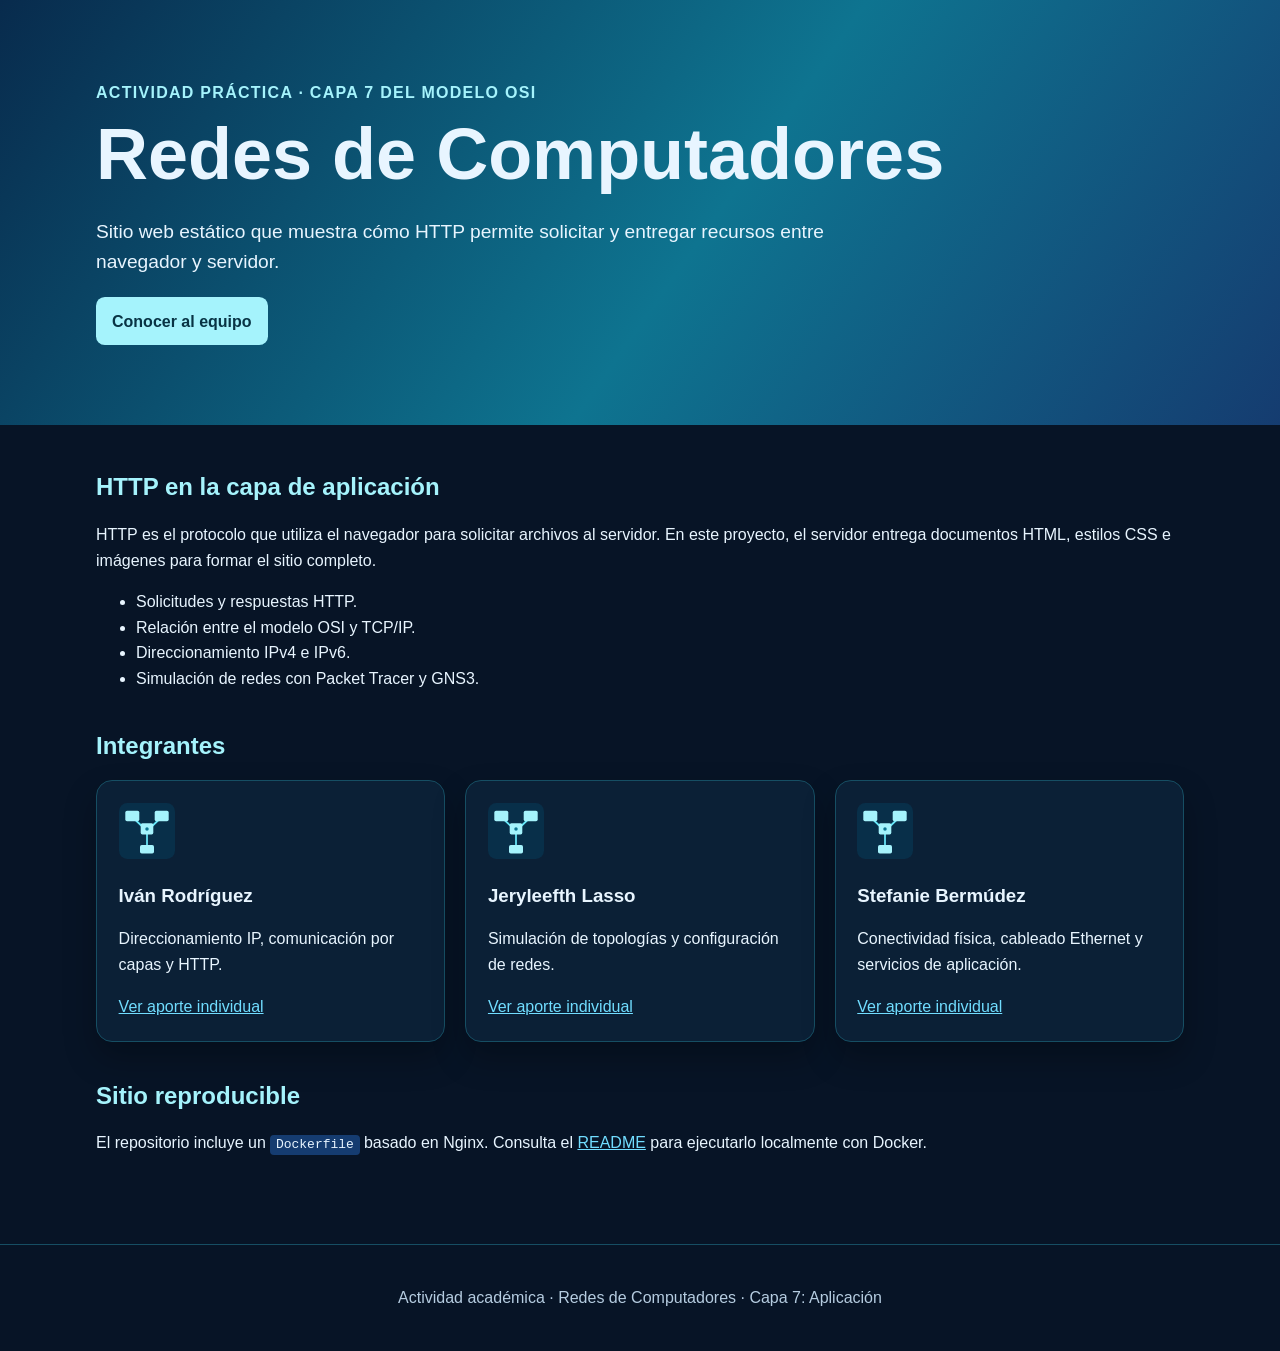
<file: index.html>
<!doctype html>
<html lang="es"><head><meta charset="UTF-8"><meta name="viewport" content="width=device-width, initial-scale=1"><meta name="description" content="Sitio académico sobre HTTP y la capa de aplicación."><title>Redes de Computadores | Capa 7</title><link rel="stylesheet" href="css/styles.css"></head>
<body><header class="hero"><p class="eyebrow">Actividad práctica · Capa 7 del modelo OSI</p><h1>Redes de Computadores</h1><p class="lead">Sitio web estático que muestra cómo HTTP permite solicitar y entregar recursos entre navegador y servidor.</p><a class="button" href="#integrantes">Conocer al equipo</a></header>
<main class="container"><section><h2>HTTP en la capa de aplicación</h2><p>HTTP es el protocolo que utiliza el navegador para solicitar archivos al servidor. En este proyecto, el servidor entrega documentos HTML, estilos CSS e imágenes para formar el sitio completo.</p><ul><li>Solicitudes y respuestas HTTP.</li><li>Relación entre el modelo OSI y TCP/IP.</li><li>Direccionamiento IPv4 e IPv6.</li><li>Simulación de redes con Packet Tracer y GNS3.</li></ul></section>
<section id="integrantes"><h2>Integrantes</h2><div class="cards"><article class="card"><img src="img/redes.svg" alt="Ilustración de una red de computadores"><h3>Iván Rodríguez</h3><p>Direccionamiento IP, comunicación por capas y HTTP.</p><a href="Integrantes/ivan-rodriguez.html">Ver aporte individual</a></article><article class="card"><img src="img/redes.svg" alt="Ilustración de una red de computadores"><h3>Jeryleefth Lasso</h3><p>Simulación de topologías y configuración de redes.</p><a href="Integrantes/jeryleefth-lasso.html">Ver aporte individual</a></article><article class="card"><img src="img/redes.svg" alt="Ilustración de una red de computadores"><h3>Stefanie Bermúdez</h3><p>Conectividad física, cableado Ethernet y servicios de aplicación.</p><a href="Integrantes/stefanie-bermudez.html">Ver aporte individual</a></article></div></section>
<section><h2>Sitio reproducible</h2><p>El repositorio incluye un <code>Dockerfile</code> basado en Nginx. Consulta el <a href="README.md">README</a> para ejecutarlo localmente con Docker.</p></section></main><footer><p>Actividad académica · Redes de Computadores · Capa 7: Aplicación</p></footer></body></html>
</file>
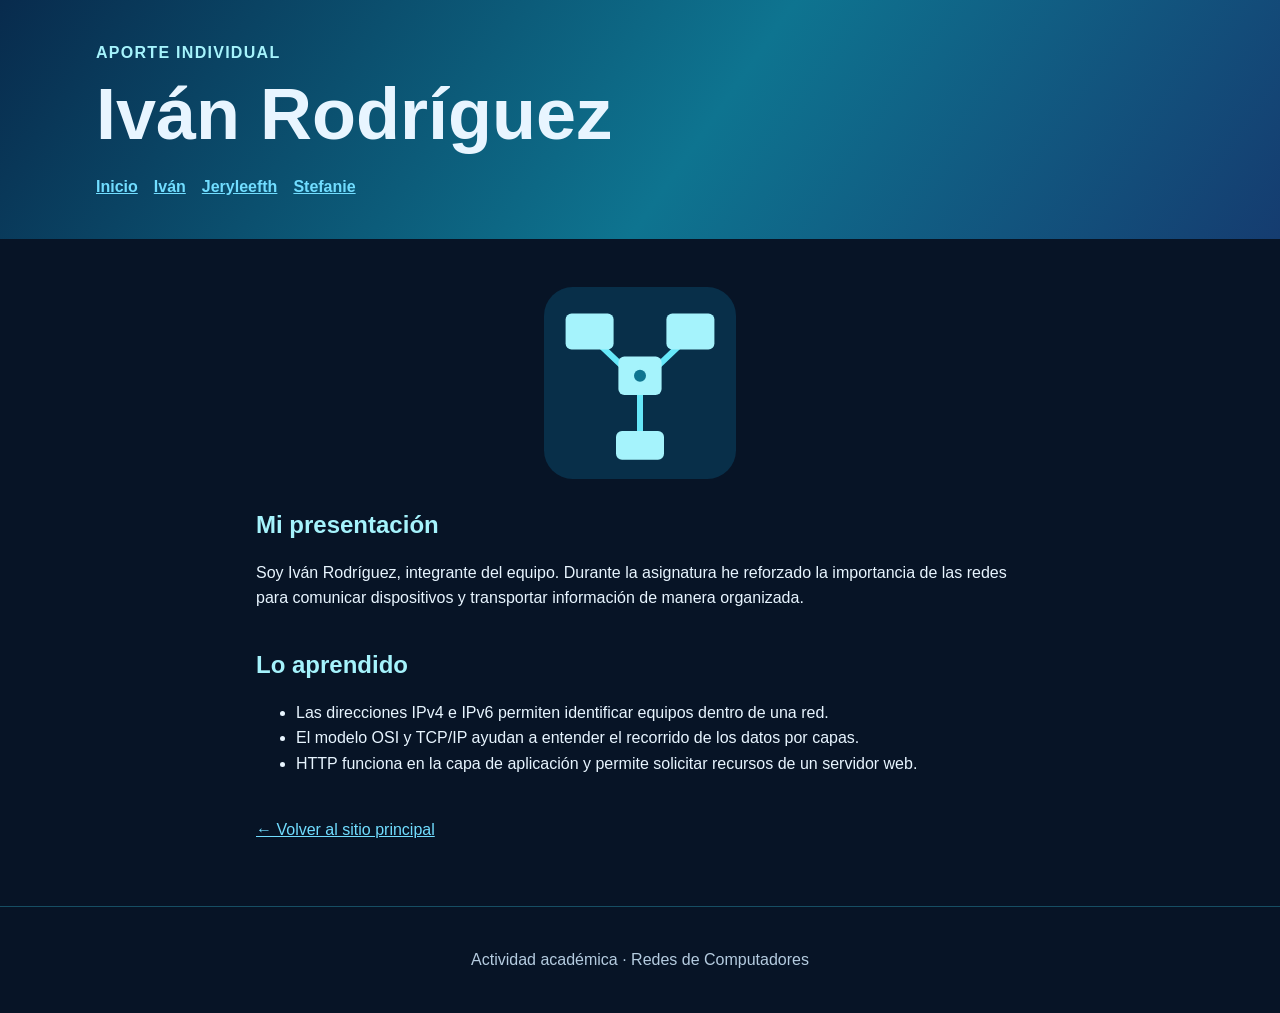
<file: Integrantes/ivan-rodriguez.html>
<!doctype html><html lang="es"><head><meta charset="UTF-8"><meta name="viewport" content="width=device-width, initial-scale=1"><title>Iván Rodríguez | Redes</title><link rel="stylesheet" href="../css/styles.css"></head><body><header class="hero hero--small"><p class="eyebrow">Aporte individual</p><h1>Iván Rodríguez</h1><nav aria-label="Navegación"><a href="../index.html">Inicio</a><a href="ivan-rodriguez.html" aria-current="page">Iván</a><a href="jeryleefth-lasso.html">Jeryleefth</a><a href="stefanie-bermudez.html">Stefanie</a></nav></header><main class="container profile"><img class="profile__image" src="../img/redes.svg" alt="Ilustración de dispositivos conectados"><section><h2>Mi presentación</h2><p>Soy Iván Rodríguez, integrante del equipo. Durante la asignatura he reforzado la importancia de las redes para comunicar dispositivos y transportar información de manera organizada.</p></section><section><h2>Lo aprendido</h2><ul><li>Las direcciones IPv4 e IPv6 permiten identificar equipos dentro de una red.</li><li>El modelo OSI y TCP/IP ayudan a entender el recorrido de los datos por capas.</li><li>HTTP funciona en la capa de aplicación y permite solicitar recursos de un servidor web.</li></ul></section><p><a href="../index.html">← Volver al sitio principal</a></p></main><footer><p>Actividad académica · Redes de Computadores</p></footer></body></html>
</file>
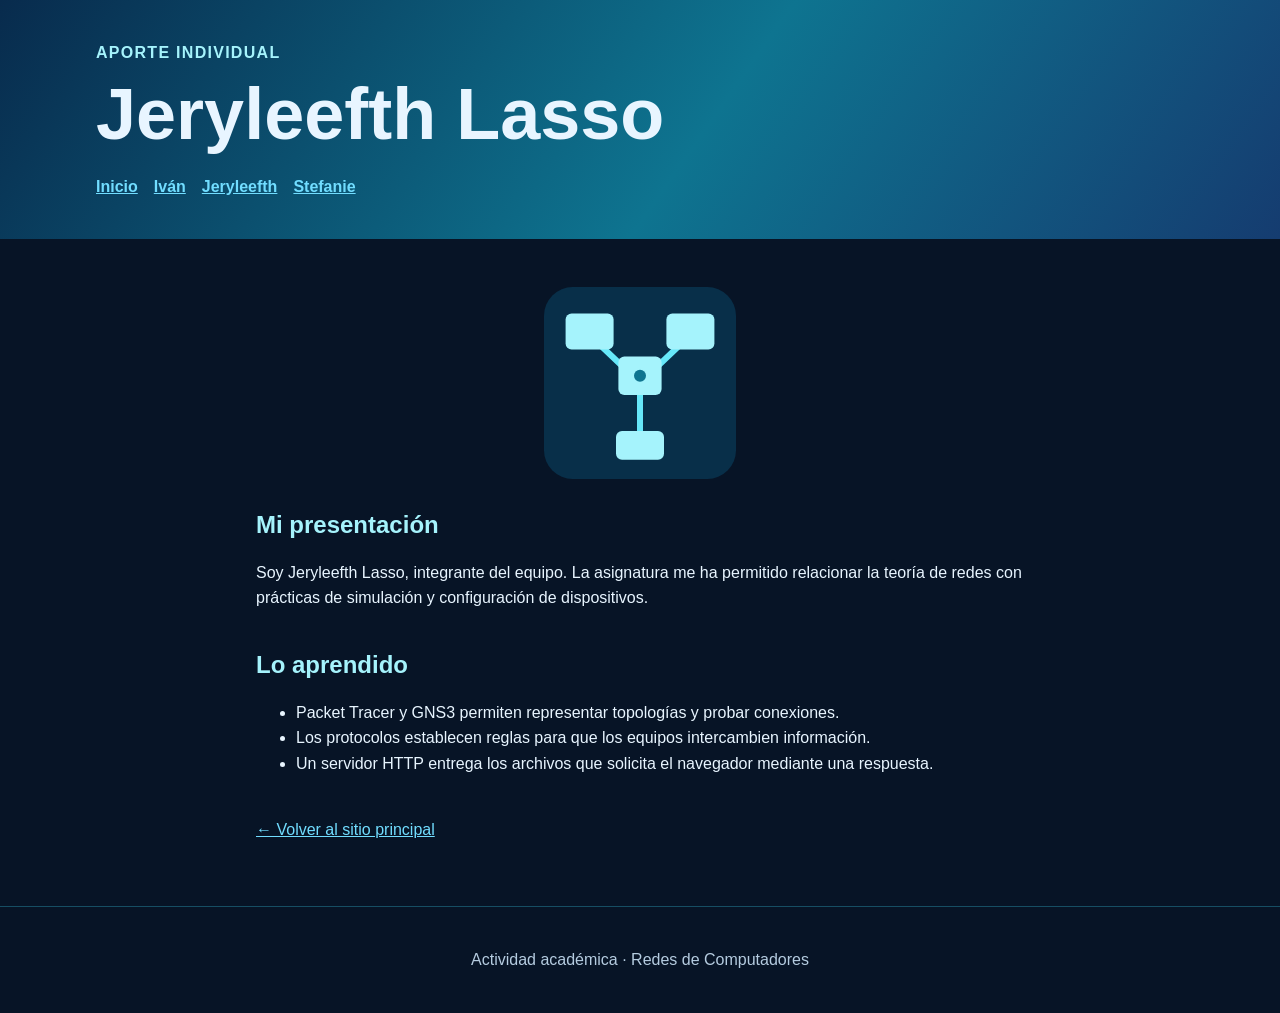
<file: Integrantes/jeryleefth-lasso.html>
<!doctype html>
<html lang="es">
<head>
  <meta charset="UTF-8">
  <meta name="viewport" content="width=device-width, initial-scale=1">
  <title>Jeryleefth Lasso | Redes</title>
  <link rel="stylesheet" href="../css/styles.css">
</head>
<body>
  <header class="hero hero--small">
    <p class="eyebrow">Aporte individual</p>
    <h1>Jeryleefth Lasso</h1>
    <nav aria-label="Navegación">
      <a href="../index.html">Inicio</a>
      <a href="ivan-rodriguez.html">Iván</a>
      <a href="jeryleefth-lasso.html" aria-current="page">Jeryleefth</a>
      <a href="stefanie-bermudez.html">Stefanie</a>
    </nav>
  </header>

  <main class="container profile">
    <img class="profile__image" src="../img/redes.svg" alt="Ilustración de dispositivos conectados">

    <section>
      <h2>Mi presentación</h2>
      <p>Soy Jeryleefth Lasso, integrante del equipo. La asignatura me ha permitido relacionar la teoría de redes con prácticas de simulación y configuración de dispositivos.</p>
    </section>

    <section>
      <h2>Lo aprendido</h2>
      <ul>
        <li>Packet Tracer y GNS3 permiten representar topologías y probar conexiones.</li>
        <li>Los protocolos establecen reglas para que los equipos intercambien información.</li>
        <li>Un servidor HTTP entrega los archivos que solicita el navegador mediante una respuesta.</li>
      </ul>
    </section>

    <p><a href="../index.html">← Volver al sitio principal</a></p>
  </main>

  <footer>
    <p>Actividad académica · Redes de Computadores</p>
  </footer>
</body>
</html>
</file>
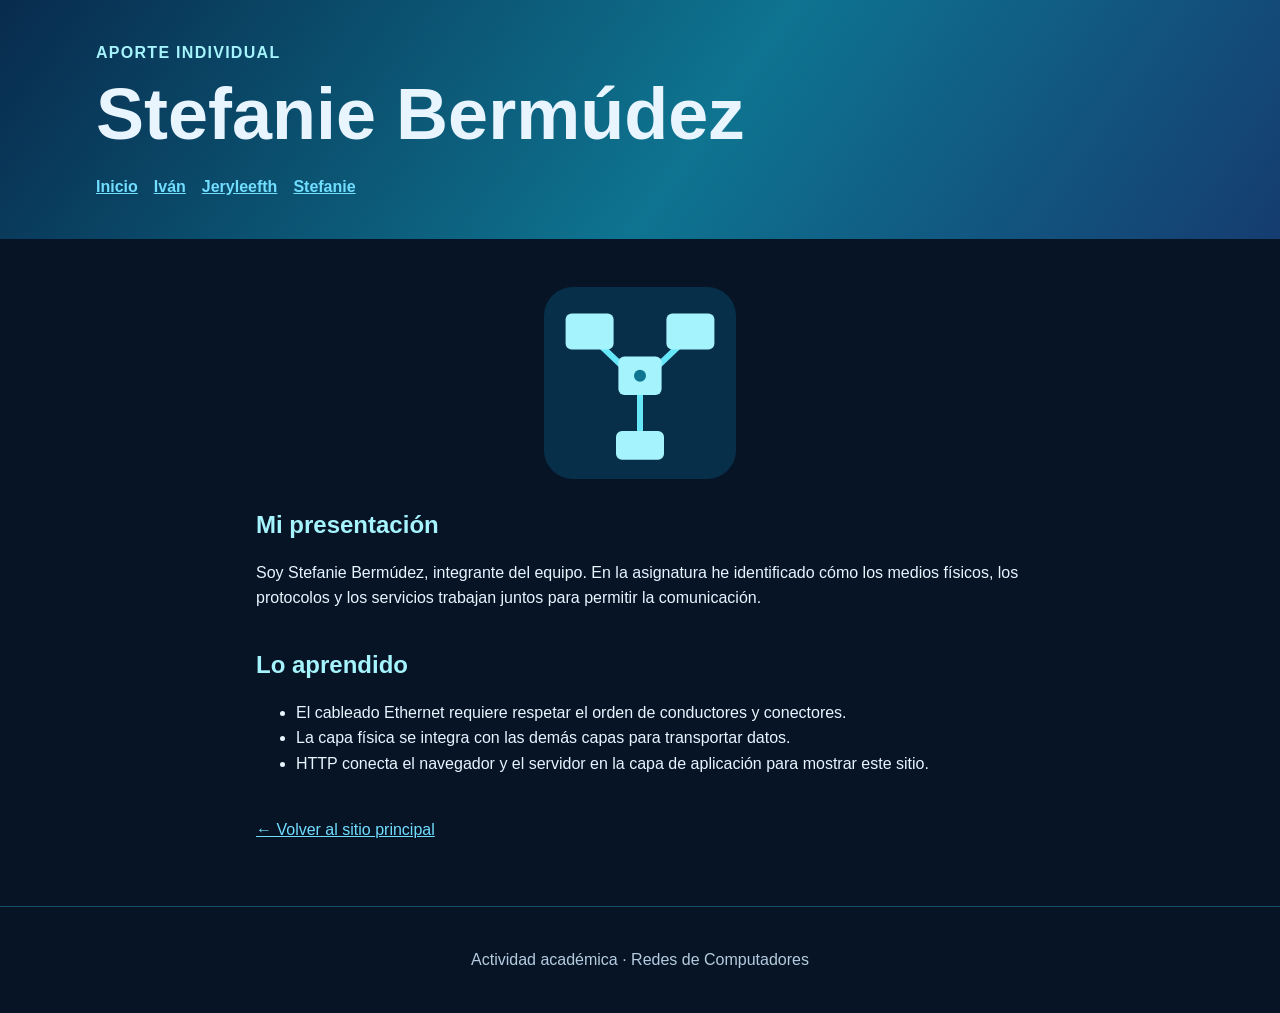
<file: Integrantes/stefanie-bermudez.html>
<!doctype html>
<html lang="es">
  <head>
    <meta charset="UTF-8">
    <meta name="viewport" content="width=device-width, initial-scale=1">
    <title>Stefanie Bermúdez | Redes</title>
    <link rel="stylesheet" href="../css/styles.css">
  </head>
  <body>
    <header class="hero hero--small">
      <p class="eyebrow">Aporte individual</p>
      <h1>Stefanie Bermúdez</h1>
      <nav aria-label="Navegación">
        <a href="../index.html">Inicio</a>
        <a href="ivan-rodriguez.html">Iván</a>
        <a href="jeryleefth-lasso.html">Jeryleefth</a>
        <a href="stefanie-bermudez.html" aria-current="page">Stefanie</a>
      </nav>
    </header>

    <main class="container profile">
      <img class="profile__image" src="../img/redes.svg" alt="Ilustración de dispositivos conectados">

      <section>
        <h2>Mi presentación</h2>
        <p>
          Soy Stefanie Bermúdez, integrante del equipo. En la asignatura he identificado cómo
          los medios físicos, los protocolos y los servicios trabajan juntos para permitir la
          comunicación.
        </p>
      </section>

      <section>
        <h2>Lo aprendido</h2>
        <ul>
          <li>El cableado Ethernet requiere respetar el orden de conductores y conectores.</li>
          <li>La capa física se integra con las demás capas para transportar datos.</li>
          <li>HTTP conecta el navegador y el servidor en la capa de aplicación para mostrar este sitio.</li>
        </ul>
      </section>

      <p><a href="../index.html">← Volver al sitio principal</a></p>
    </main>

    <footer>
      <p>Actividad académica · Redes de Computadores</p>
    </footer>
  </body>
</html>
</file>
<file: css/styles.css>
:root{font-family:Arial,Helvetica,sans-serif;line-height:1.6;color:#e8f5ff;background:#071426}*{box-sizing:border-box}body{margin:0}a{color:#71ddff}a:hover{color:#fff}.hero{padding:5rem max(1.5rem,calc((100% - 68rem)/2));background:linear-gradient(125deg,#082b4d,#0e7490 55%,#153c70)}.hero--small{padding-block:2.5rem}.eyebrow{margin:0;color:#a5f3fc;font-weight:700;text-transform:uppercase;letter-spacing:.08em}h1,h2,h3{line-height:1.2}h1{margin:.35rem 0;font-size:clamp(2.25rem,7vw,4.5rem)}h2{color:#a5f3fc;margin-top:0}.lead{max-width:48rem;font-size:1.2rem}nav{display:flex;flex-wrap:wrap;gap:1rem;margin-top:1rem}nav a{font-weight:700}.container{width:min(68rem,calc(100% - 3rem));margin:0 auto;padding:3rem 0}.container>section{margin-bottom:2.5rem}.cards{display:grid;grid-template-columns:repeat(auto-fit,minmax(15rem,1fr));gap:1.25rem}.card{padding:1.35rem;border:1px solid #164e63;border-radius:1rem;background:#0b2036;box-shadow:0 1rem 2rem #0004}.card img{width:3.5rem;height:3.5rem}.button{display:inline-block;padding:.7rem 1rem;border-radius:.55rem;background:#a5f3fc;color:#083344;font-weight:700;text-decoration:none}.profile{max-width:48rem}.profile__image{display:block;width:min(12rem,50%);margin:0 auto 2rem}code{padding:.15rem .35rem;border-radius:.25rem;background:#153c70}footer{padding:1.5rem;text-align:center;color:#b5cce0;border-top:1px solid #164e63}@media(max-width:38rem){.hero{padding-block:3rem}.container{width:min(100% - 2rem,68rem)}}
</file>
